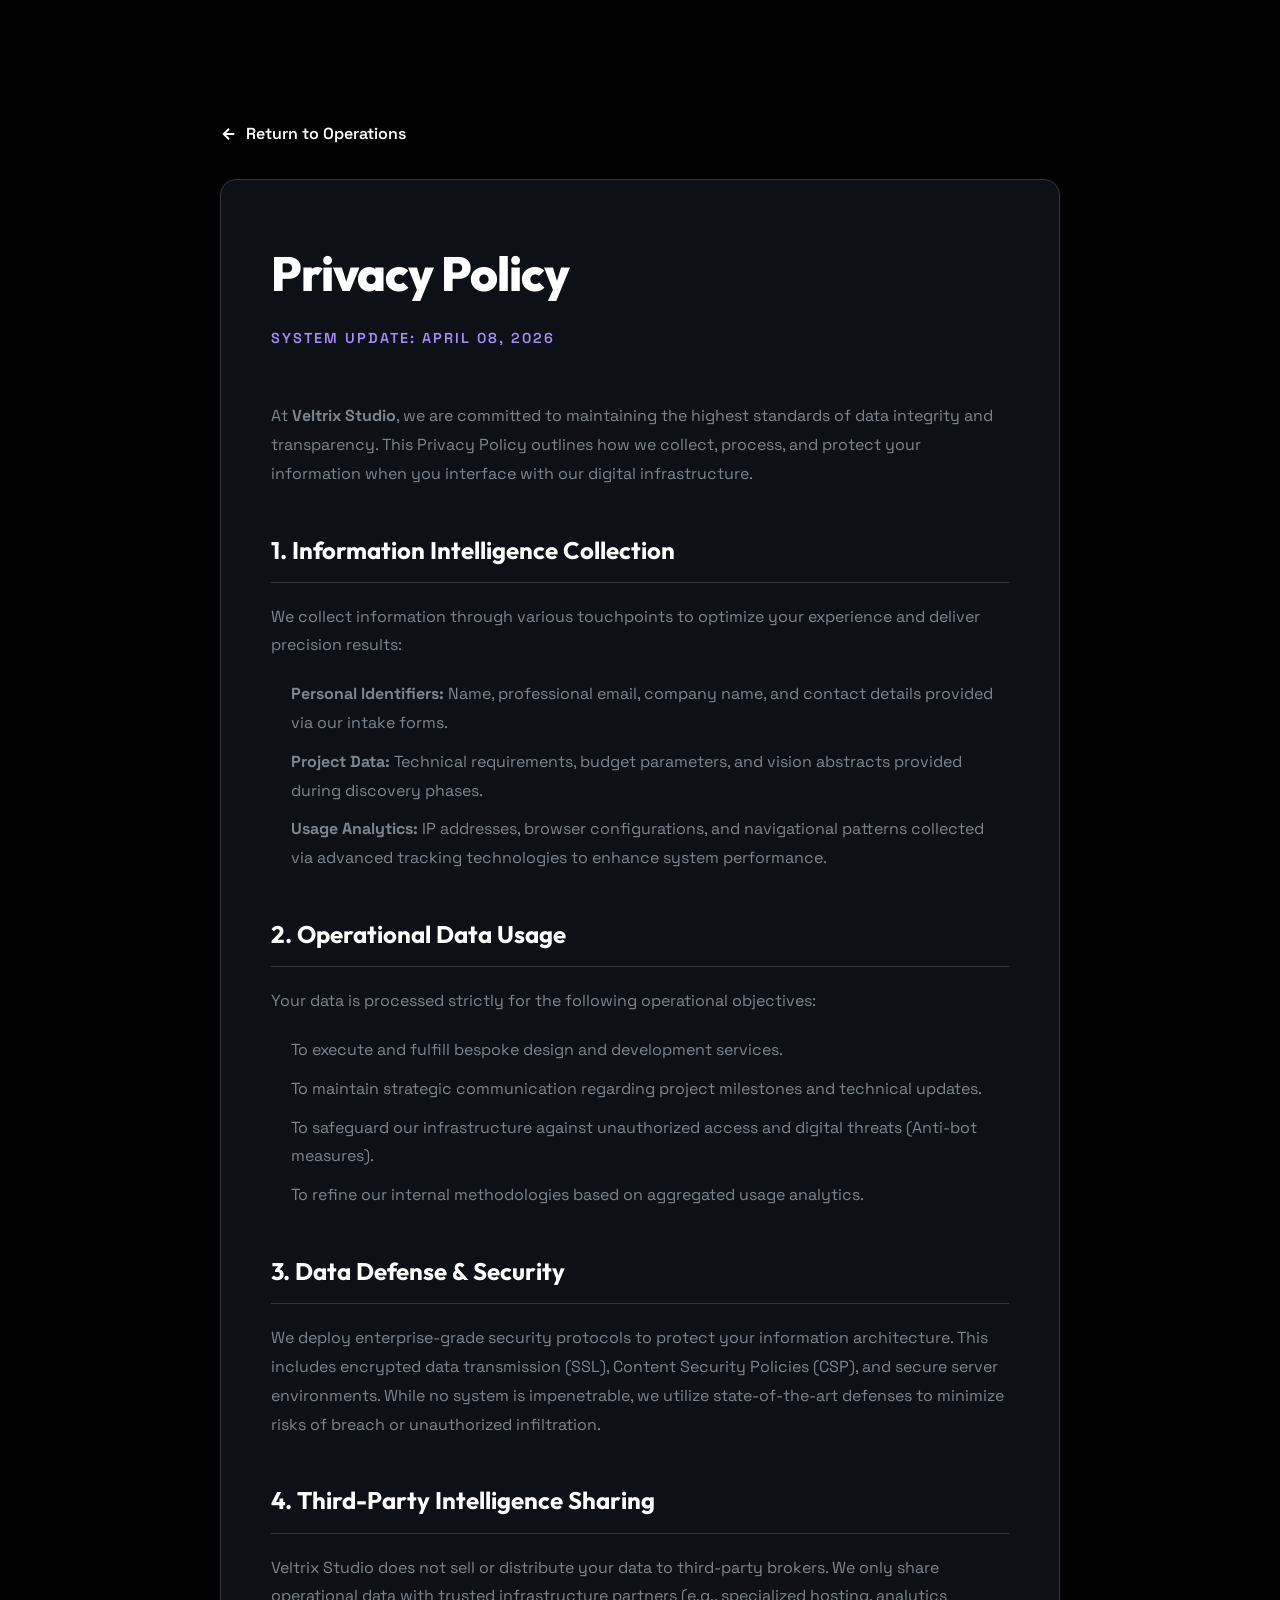
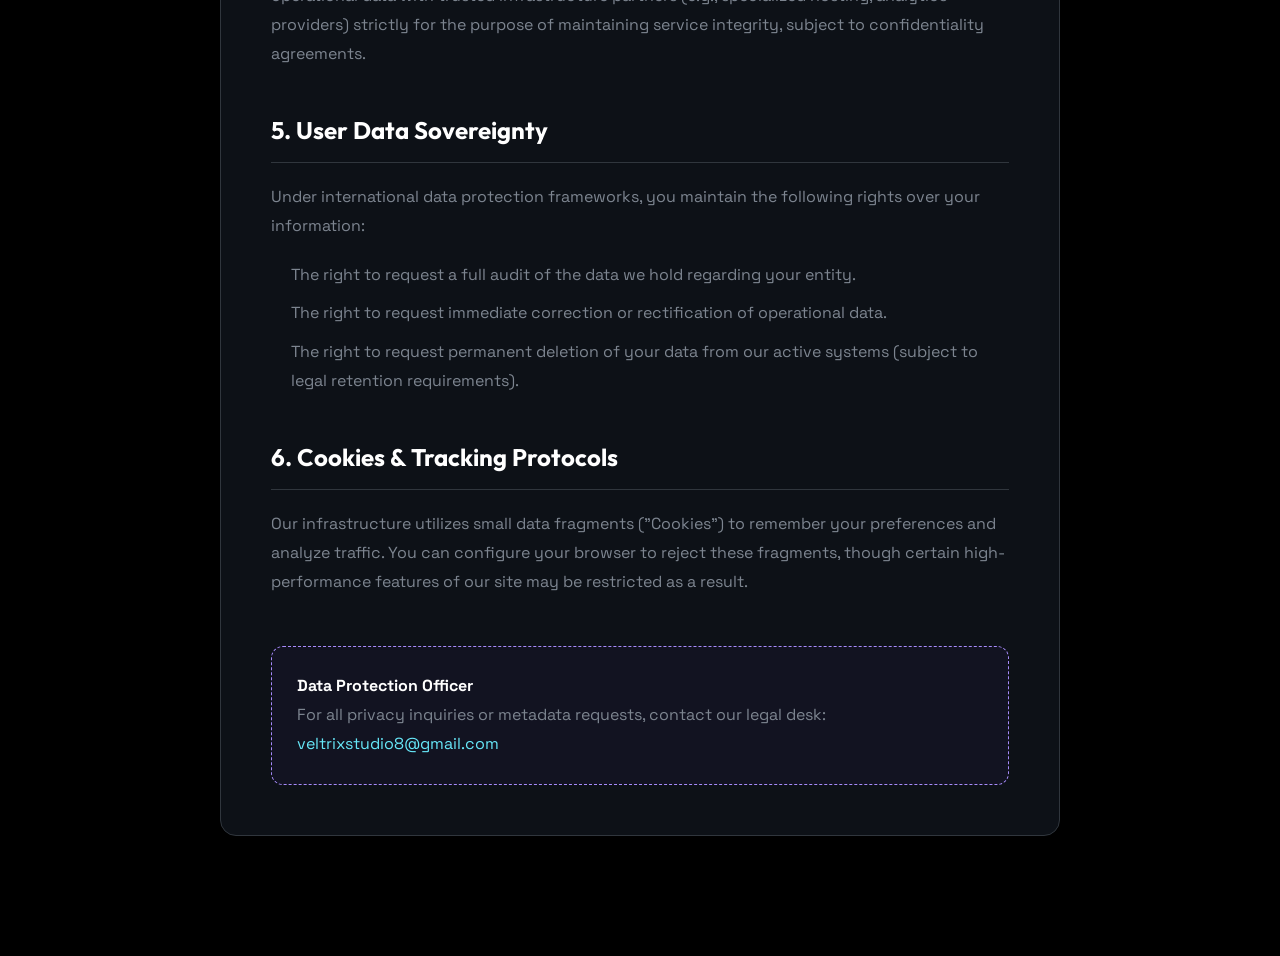
<file: privacy-policy.html>
<!DOCTYPE html>
<html lang="en">
<head>
  <meta charset="UTF-8" />
  <meta name="viewport" content="width=device-width, initial-scale=1.0" />
  <title>Privacy Policy | Veltrix Studio</title>
  <link rel="preconnect" href="https://fonts.googleapis.com" />
  <link rel="preconnect" href="https://fonts.gstatic.com" crossorigin />
  <link href="https://fonts.googleapis.com/css2?family=Outfit:wght@300;400;600;700&family=Space+Grotesk:wght@300;400;500;600&display=swap" rel="stylesheet" />
  <link rel="stylesheet" href="style.css" />
  <style>
    .legal-body { background: #000; color: #7d8590; font-family: 'Space Grotesk', sans-serif; line-height: 1.8; }
    .legal-container { max-width: 900px; margin: 0 auto; padding: 120px 30px; }
    .legal-card { background: #0d1117; border: 1px solid #30363d; border-radius: 16px; padding: 50px; box-shadow: 0 10px 40px rgba(0,0,0,0.5); }
    h1 { color: #fff; font-family: 'Outfit', sans-serif; font-size: 3rem; margin-bottom: 10px; font-weight: 800; letter-spacing: -1px; }
    h2 { color: #fff; font-family: 'Outfit', sans-serif; font-size: 1.5rem; margin-top: 40px; margin-bottom: 20px; font-weight: 700; border-bottom: 1px solid #30363d; padding-bottom: 10px; }
    p { margin-bottom: 20px; }
    .last-updated { color: var(--violet-light); font-weight: 600; margin-bottom: 50px; font-size: 0.9rem; text-transform: uppercase; letter-spacing: 2px; }
    .back-btn { display: inline-flex; align-items: center; gap: 8px; color: #fff; text-decoration: none; font-weight: 600; margin-bottom: 30px; transition: 0.3s; }
    .back-btn:hover { color: var(--cyan-light); transform: translateX(-5px); }
    ul { margin-bottom: 20px; padding-left: 20px; }
    li { margin-bottom: 10px; }
    .contact-block { background: rgba(124, 58, 237, 0.05); border: 1px dashed var(--violet-light); padding: 25px; border-radius: 12px; margin-top: 50px; }
    .contact-block strong { color: #fff; }
  </style>
</head>
<body class="legal-body">
  <div class="legal-container">
    <a href="index.html" class="back-btn">
      <svg viewBox="0 0 24 24" width="18" height="18" fill="none" stroke="currentColor" stroke-width="2.5"><path d="M19 12H5M12 19l-7-7 7-7"/></svg>
      Return to Operations
    </a>
    
    <div class="legal-card">
      <h1>Privacy Policy</h1>
      <div class="last-updated">System Update: April 08, 2026</div>

      <p>At <strong>Veltrix Studio</strong>, we are committed to maintaining the highest standards of data integrity and transparency. This Privacy Policy outlines how we collect, process, and protect your information when you interface with our digital infrastructure.</p>

      <h2>1. Information Intelligence Collection</h2>
      <p>We collect information through various touchpoints to optimize your experience and deliver precision results:</p>
      <ul>
        <li><strong>Personal Identifiers:</strong> Name, professional email, company name, and contact details provided via our intake forms.</li>
        <li><strong>Project Data:</strong> Technical requirements, budget parameters, and vision abstracts provided during discovery phases.</li>
        <li><strong>Usage Analytics:</strong> IP addresses, browser configurations, and navigational patterns collected via advanced tracking technologies to enhance system performance.</li>
      </ul>

      <h2>2. Operational Data Usage</h2>
      <p>Your data is processed strictly for the following operational objectives:</p>
      <ul>
        <li>To execute and fulfill bespoke design and development services.</li>
        <li>To maintain strategic communication regarding project milestones and technical updates.</li>
        <li>To safeguard our infrastructure against unauthorized access and digital threats (Anti-bot measures).</li>
        <li>To refine our internal methodologies based on aggregated usage analytics.</li>
      </ul>

      <h2>3. Data Defense & Security</h2>
      <p>We deploy enterprise-grade security protocols to protect your information architecture. This includes encrypted data transmission (SSL), Content Security Policies (CSP), and secure server environments. While no system is impenetrable, we utilize state-of-the-art defenses to minimize risks of breach or unauthorized infiltration.</p>

      <h2>4. Third-Party Intelligence Sharing</h2>
      <p>Veltrix Studio does not sell or distribute your data to third-party brokers. We only share operational data with trusted infrastructure partners (e.g., specialized hosting, analytics providers) strictly for the purpose of maintaining service integrity, subject to confidentiality agreements.</p>

      <h2>5. User Data Sovereignty</h2>
      <p>Under international data protection frameworks, you maintain the following rights over your information:</p>
      <ul>
        <li>The right to request a full audit of the data we hold regarding your entity.</li>
        <li>The right to request immediate correction or rectification of operational data.</li>
        <li>The right to request permanent deletion of your data from our active systems (subject to legal retention requirements).</li>
      </ul>

      <h2>6. Cookies & Tracking Protocols</h2>
      <p>Our infrastructure utilizes small data fragments ("Cookies") to remember your preferences and analyze traffic. You can configure your browser to reject these fragments, though certain high-performance features of our site may be restricted as a result.</p>

      <div class="contact-block">
        <strong>Data Protection Officer</strong><br/>
        For all privacy inquiries or metadata requests, contact our legal desk:<br/>
        <a href="mailto:veltrixstudio8@gmail.com" style="color:var(--cyan-light); text-decoration:none;">veltrixstudio8@gmail.com</a>
      </div>
    </div>
  </div>
</body>
</html>
</file>
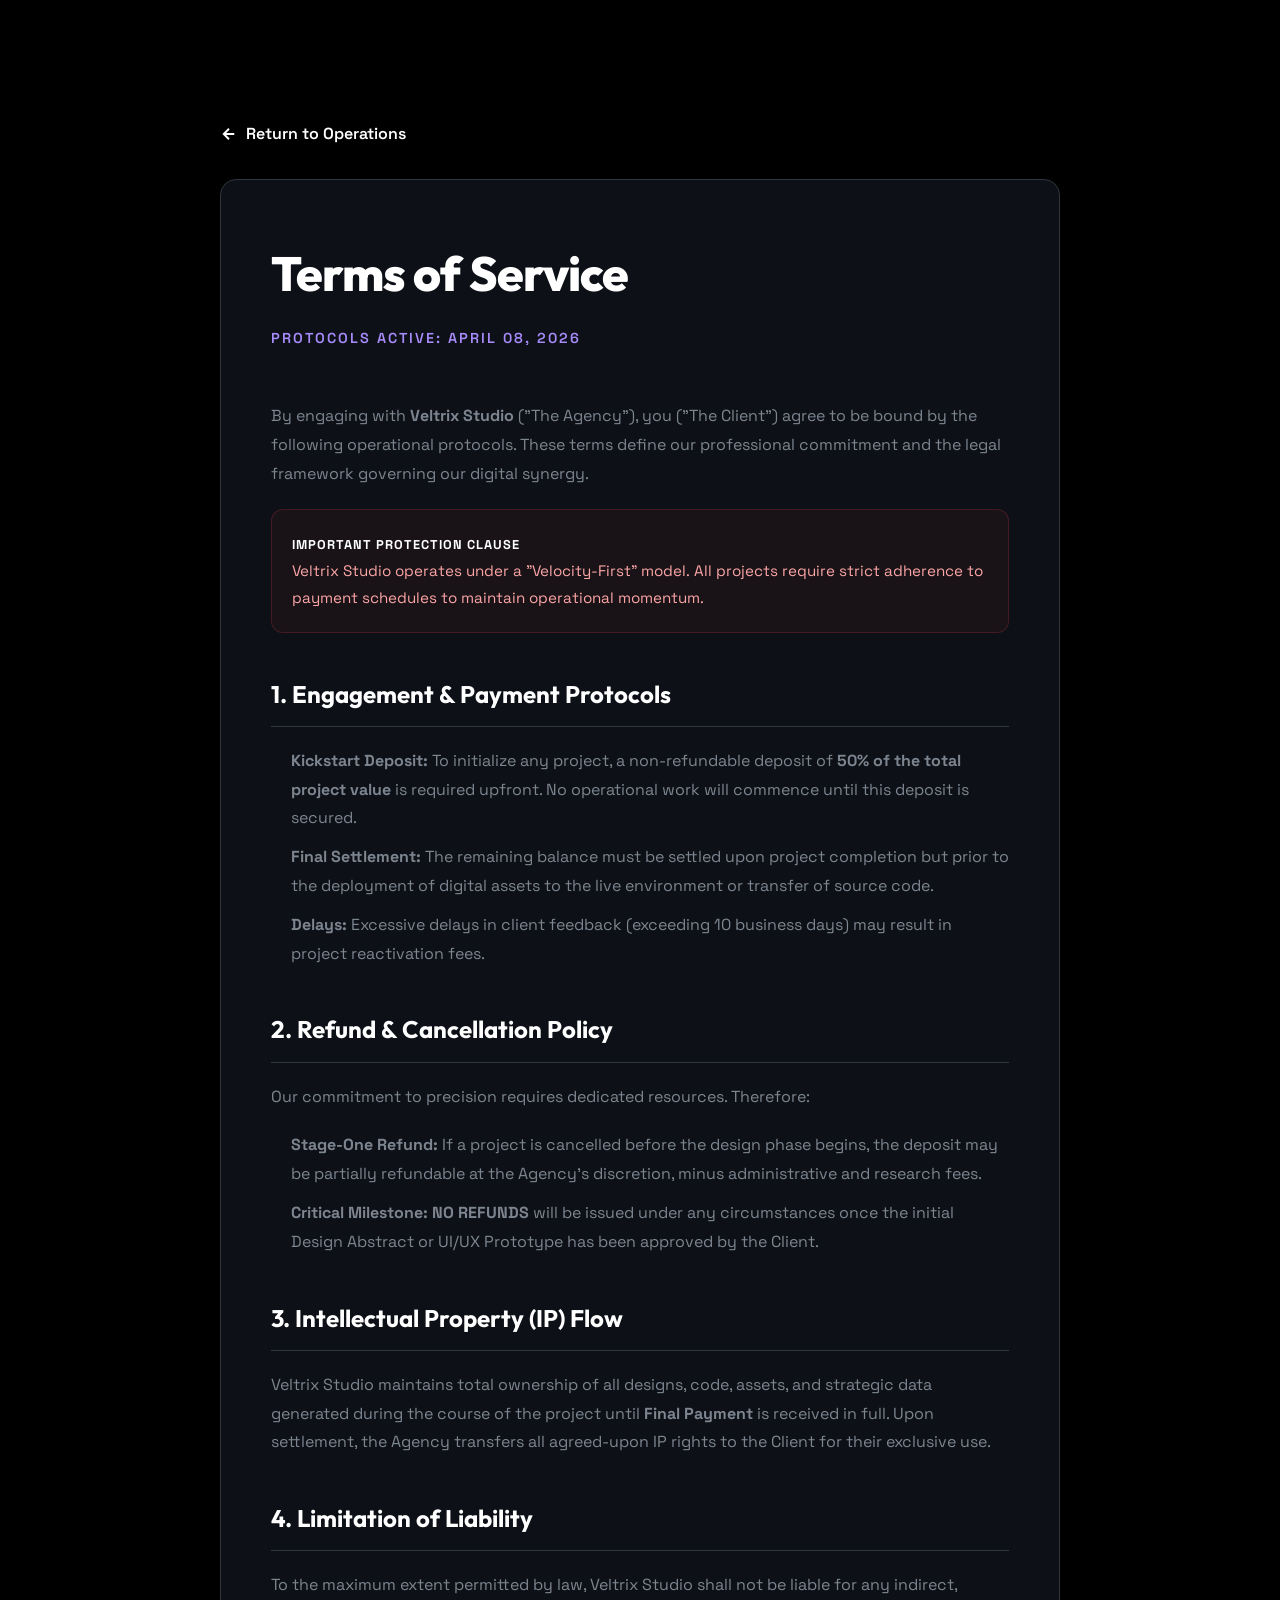
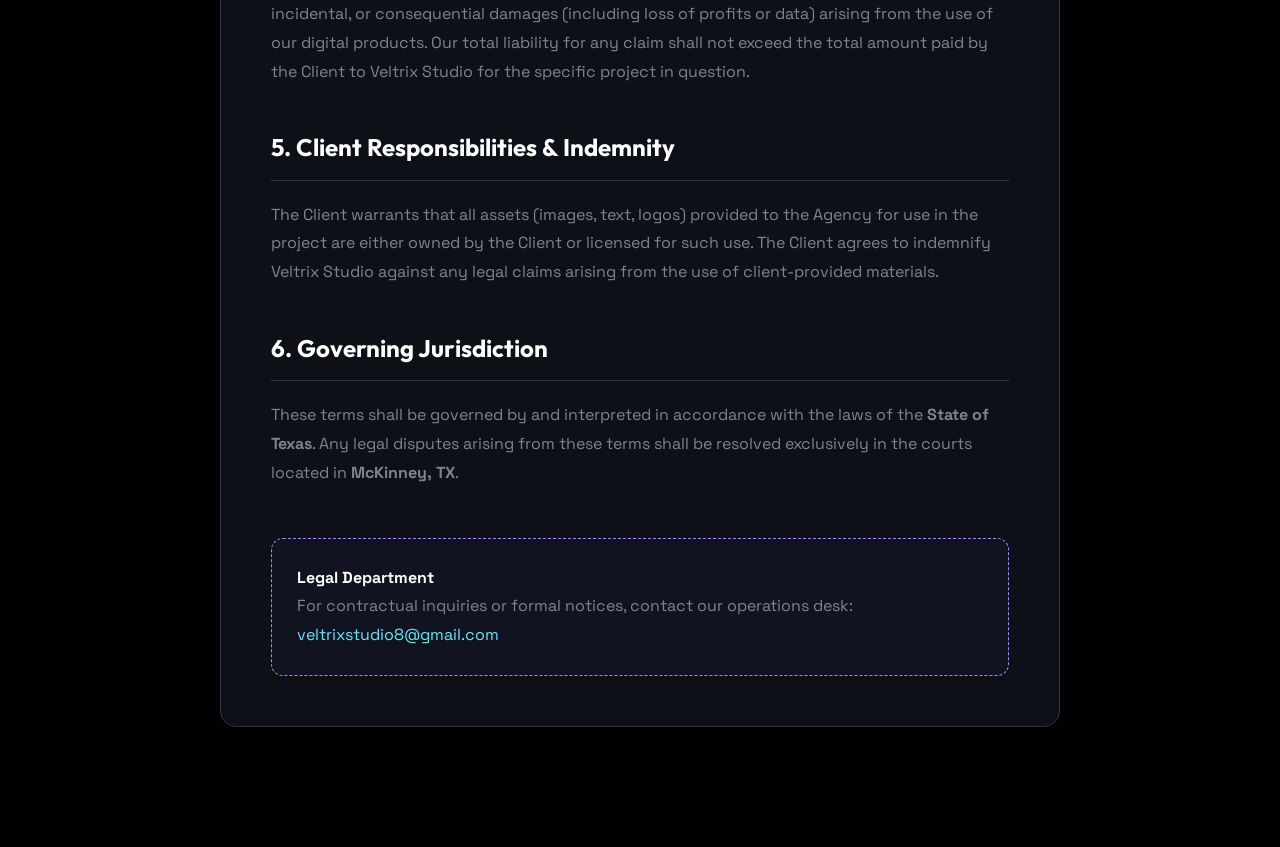
<file: terms-of-service.html>
<!DOCTYPE html>
<html lang="en">
<head>
  <meta charset="UTF-8" />
  <meta name="viewport" content="width=device-width, initial-scale=1.0" />
  <title>Terms of Service | Veltrix Studio</title>
  <link rel="preconnect" href="https://fonts.googleapis.com" />
  <link rel="preconnect" href="https://fonts.gstatic.com" crossorigin />
  <link href="https://fonts.googleapis.com/css2?family=Outfit:wght@300;400;600;700&family=Space+Grotesk:wght@300;400;500;600&display=swap" rel="stylesheet" />
  <link rel="stylesheet" href="style.css" />
  <style>
    .legal-body { background: #000; color: #7d8590; font-family: 'Space Grotesk', sans-serif; line-height: 1.8; }
    .legal-container { max-width: 900px; margin: 0 auto; padding: 120px 30px; }
    .legal-card { background: #0d1117; border: 1px solid #30363d; border-radius: 16px; padding: 50px; box-shadow: 0 10px 40px rgba(0,0,0,0.5); }
    h1 { color: #fff; font-family: 'Outfit', sans-serif; font-size: 3rem; margin-bottom: 10px; font-weight: 800; letter-spacing: -1px; }
    h2 { color: #fff; font-family: 'Outfit', sans-serif; font-size: 1.5rem; margin-top: 40px; margin-bottom: 20px; font-weight: 700; border-bottom: 1px solid #30363d; padding-bottom: 10px; }
    p { margin-bottom: 20px; }
    .last-updated { color: var(--violet-light); font-weight: 600; margin-bottom: 50px; font-size: 0.9rem; text-transform: uppercase; letter-spacing: 2px; }
    .back-btn { display: inline-flex; align-items: center; gap: 8px; color: #fff; text-decoration: none; font-weight: 600; margin-bottom: 30px; transition: 0.3s; }
    .back-btn:hover { color: var(--cyan-light); transform: translateX(-5px); }
    .alert-box { background: rgba(239, 68, 68, 0.05); border: 1px solid rgba(239, 68, 68, 0.2); padding: 20px; border-radius: 12px; margin-bottom: 30px; color: #fca5a5; font-size: 0.95rem; }
    .alert-box strong { color: #fff; text-transform: uppercase; font-size: 0.8rem; letter-spacing: 1px; }
    ul { margin-bottom: 20px; padding-left: 20px; }
    li { margin-bottom: 10px; }
    .contact-block { background: rgba(124, 58, 237, 0.05); border: 1px dashed var(--violet-light); padding: 25px; border-radius: 12px; margin-top: 50px; }
    .contact-block strong { color: #fff; }
  </style>
</head>
<body class="legal-body">
  <div class="legal-container">
    <a href="index.html" class="back-btn">
      <svg viewBox="0 0 24 24" width="18" height="18" fill="none" stroke="currentColor" stroke-width="2.5"><path d="M19 12H5M12 19l-7-7 7-7"/></svg>
      Return to Operations
    </a>
    
    <div class="legal-card">
      <h1>Terms of Service</h1>
      <div class="last-updated">Protocols Active: April 08, 2026</div>

      <p>By engaging with <strong>Veltrix Studio</strong> ("The Agency"), you ("The Client") agree to be bound by the following operational protocols. These terms define our professional commitment and the legal framework governing our digital synergy.</p>

      <div class="alert-box">
        <strong>Important Protection Clause</strong><br/>
        Veltrix Studio operates under a "Velocity-First" model. All projects require strict adherence to payment schedules to maintain operational momentum.
      </div>

      <h2>1. Engagement & Payment Protocols</h2>
      <ul>
        <li><strong>Kickstart Deposit:</strong> To initialize any project, a non-refundable deposit of <strong>50% of the total project value</strong> is required upfront. No operational work will commence until this deposit is secured.</li>
        <li><strong>Final Settlement:</strong> The remaining balance must be settled upon project completion but prior to the deployment of digital assets to the live environment or transfer of source code.</li>
        <li><strong>Delays:</strong> Excessive delays in client feedback (exceeding 10 business days) may result in project reactivation fees.</li>
      </ul>

      <h2>2. Refund & Cancellation Policy</h2>
      <p>Our commitment to precision requires dedicated resources. Therefore:</p>
      <ul>
        <li><strong>Stage-One Refund:</strong> If a project is cancelled before the design phase begins, the deposit may be partially refundable at the Agency's discretion, minus administrative and research fees.</li>
        <li><strong>Critical Milestone:</strong> <strong>NO REFUNDS</strong> will be issued under any circumstances once the initial Design Abstract or UI/UX Prototype has been approved by the Client.</li>
      </ul>

      <h2>3. Intellectual Property (IP) Flow</h2>
      <p>Veltrix Studio maintains total ownership of all designs, code, assets, and strategic data generated during the course of the project until <strong>Final Payment</strong> is received in full. Upon settlement, the Agency transfers all agreed-upon IP rights to the Client for their exclusive use.</p>

      <h2>4. Limitation of Liability</h2>
      <p>To the maximum extent permitted by law, Veltrix Studio shall not be liable for any indirect, incidental, or consequential damages (including loss of profits or data) arising from the use of our digital products. Our total liability for any claim shall not exceed the total amount paid by the Client to Veltrix Studio for the specific project in question.</p>

      <h2>5. Client Responsibilities & Indemnity</h2>
      <p>The Client warrants that all assets (images, text, logos) provided to the Agency for use in the project are either owned by the Client or licensed for such use. The Client agrees to indemnify Veltrix Studio against any legal claims arising from the use of client-provided materials.</p>

      <h2>6. Governing Jurisdiction</h2>
      <p>These terms shall be governed by and interpreted in accordance with the laws of the <strong>State of Texas</strong>. Any legal disputes arising from these terms shall be resolved exclusively in the courts located in <strong>McKinney, TX</strong>.</p>

      <div class="contact-block">
        <strong>Legal Department</strong><br/>
        For contractual inquiries or formal notices, contact our operations desk:<br/>
        <a href="mailto:veltrixstudio8@gmail.com" style="color:var(--cyan-light); text-decoration:none;">veltrixstudio8@gmail.com</a>
      </div>
    </div>
  </div>
</body>
</html>
</file>
<file: style.css>
/* ===================================================
   ELEVATE WEB SOLUTIONS — Premium Stylesheet
   =================================================== */

/* --------- DESIGN TOKENS --------- */
:root {
  --bg-primary: #050816;
  --bg-secondary: #0b0f23;
  --bg-card: rgba(255,255,255,0.04);
  --bg-card-hover: rgba(255,255,255,0.08);
  --border: rgba(255,255,255,0.08);
  --border-hover: rgba(124,58,237,0.4);

  --violet: #7c3aed;
  --violet-light: #a78bfa;
  --cyan: #06b6d4;
  --cyan-light: #67e8f9;
  --amber: #f59e0b;
  --pink: #ec4899;
  --green: #10b981;

  --gradient-primary: linear-gradient(135deg, #7c3aed 0%, #06b6d4 100%);
  --gradient-glow: radial-gradient(circle, rgba(124,58,237,0.3) 0%, transparent 70%);

  --text-primary: #f1f5f9;
  --text-secondary: #94a3b8;
  --text-muted: #64748b;

  --nav-h: 80px;
  --radius-sm: 8px;
  --radius-md: 16px;
  --radius-lg: 24px;
  --radius-xl: 32px;

  --shadow-card: 0 4px 16px rgba(0,0,0,0.3);
  --shadow-glow: 0 0 30px rgba(124,58,237,0.15);
  --transition: 0.3s cubic-bezier(0.4,0,0.2,1);
}

/* --------- RESET --------- */
*, *::before, *::after { box-sizing: border-box; margin: 0; padding: 0; }
html { scroll-behavior: smooth; font-size: 16px; }
body {
  font-family: 'Outfit', sans-serif;
  background: var(--bg-primary);
  color: var(--text-primary);
  overflow-x: hidden;
}
a { text-decoration: none; color: inherit; }
img, svg { display: block; }
ul { list-style: none; }
input, select, textarea, button { font-family: inherit; font-size: inherit; }

/* --------- CANVAS BG --------- */
#bg-canvas {
  position: fixed;
  top: 0; left: 0;
  width: 100%; height: 100%;
  z-index: 0;
  pointer-events: none;
}

/* Custom cursor removed for better mobile experience */

/* --------- LOADER --------- */
.loader {
  position: fixed;
  inset: 0;
  background: var(--bg-primary);
  z-index: 9998;
  display: flex;
  align-items: center;
  justify-content: center;
  transition: opacity 0.6s ease, visibility 0.6s;
}
.loader.hidden { opacity: 0; visibility: hidden; pointer-events: none; }
.loader-inner { text-align: center; display: flex; flex-direction: column; align-items: center; gap: 1.5rem; }
.loader-logo-svg { width: 100px; height: 100px; }
.loader-hex {
  animation: hex-draw 1.5s ease forwards;
}
@keyframes hex-draw {
  to { stroke-dashoffset: 0; }
}
.loader-bar {
  width: 200px; height: 3px;
  background: var(--border);
  border-radius: 9999px;
  overflow: hidden;
}
.loader-bar-fill {
  height: 100%;
  background: var(--gradient-primary);
  border-radius: 9999px;
  width: 0%;
  animation: bar-fill 2s ease forwards;
}
@keyframes bar-fill { to { width: 100%; } }
.loader-text {
  color: var(--text-muted);
  font-size: 0.9rem;
  letter-spacing: 0.1em;
  animation: pulse-text 1.5s ease-in-out infinite;
}
@keyframes pulse-text { 0%,100%{opacity:0.5} 50%{opacity:1} }

/* --------- SCROLLBAR --------- */
::-webkit-scrollbar { width: 5px; }
::-webkit-scrollbar-track { background: var(--bg-primary); }
::-webkit-scrollbar-thumb { background: var(--violet); border-radius: 9999px; }

/* --------- NAV --------- */
.nav {
  position: fixed;
  top: 0; left: 0; right: 0;
  height: var(--nav-h);
  z-index: 1000;
  transition: background var(--transition), box-shadow var(--transition), backdrop-filter var(--transition);
}
.nav.scrolled {
  background: rgba(5,8,22,0.98);
  box-shadow: 0 1px 0 var(--border);
}
.nav-container {
  max-width: 1280px;
  margin: 0 auto;
  padding: 0 2rem;
  height: 100%;
  display: flex;
  align-items: center;
  justify-content: space-between;
}
.nav-logo {
  display: flex; align-items: center; gap: 0.6rem;
}
.logo-icon { flex-shrink: 0; }
.logo-text {
  font-size: 1.2rem;
  font-weight: 700;
  color: var(--text-primary);
  letter-spacing: -0.02em;
}
.logo-accent {
  background: var(--gradient-primary);
  -webkit-background-clip: text;
  -webkit-text-fill-color: transparent;
  background-clip: text;
}
.nav-links {
  display: flex; align-items: center; gap: 0.25rem;
}
.nav-link {
  padding: 0.5rem 1rem;
  font-size: 0.9rem;
  font-weight: 500;
  color: var(--text-secondary);
  border-radius: var(--radius-sm);
  transition: color var(--transition), background var(--transition);
}
.nav-link:hover { color: var(--text-primary); background: var(--bg-card); }
.nav-cta {
  margin-left: 0.5rem;
  padding: 0.6rem 1.4rem;
  background: var(--gradient-primary);
  color: #fff;
  font-weight: 600;
  font-size: 0.9rem;
  border-radius: 9999px;
  transition: opacity var(--transition), transform var(--transition), box-shadow var(--transition);
  box-shadow: 0 0 0 0 rgba(124,58,237,0);
}
.nav-cta:hover {
  opacity: 0.9;
  transform: translateY(-1px);
  box-shadow: 0 4px 12px rgba(124,58,237,0.3);
}
.nav-toggle {
  display: none;
  flex-direction: column;
  gap: 5px;
  background: none;
  border: none;
  cursor: pointer;
  padding: 0.5rem;
}
.nav-toggle span {
  width: 24px; height: 2px;
  background: var(--text-primary);
  border-radius: 9999px;
  transition: transform var(--transition), opacity var(--transition);
}
.nav-toggle.active span:nth-child(1) { transform: translateY(7px) rotate(45deg); }
.nav-toggle.active span:nth-child(2) { opacity: 0; }
.nav-toggle.active span:nth-child(3) { transform: translateY(-7px) rotate(-45deg); }

/* --------- CONTAINER --------- */
.container {
  max-width: 1280px;
  margin: 0 auto;
  padding: 0 2rem;
  position: relative;
  z-index: 1;
}

/* --------- SECTION BASE --------- */
.section {
  padding: 8rem 0;
  position: relative;
  will-change: transform, opacity;
}
.section-header {
  text-align: center;
  max-width: 680px;
  margin: 0 auto 5rem;
}
.section-badge {
  display: inline-block;
  padding: 0.375rem 1rem;
  background: rgba(124,58,237,0.12);
  border: 1px solid rgba(124,58,237,0.3);
  color: var(--violet-light);
  font-size: 0.8rem;
  font-weight: 600;
  text-transform: uppercase;
  letter-spacing: 0.1em;
  border-radius: 9999px;
  margin-bottom: 1.25rem;
}
.section-title {
  font-size: clamp(2rem, 4vw, 3rem);
  font-weight: 800;
  line-height: 1.15;
  letter-spacing: -0.03em;
  margin-bottom: 1.25rem;
}
.section-sub {
  font-size: 1.1rem;
  color: var(--text-secondary);
  line-height: 1.7;
}
.gradient-text {
  background: var(--gradient-primary);
  -webkit-background-clip: text;
  -webkit-text-fill-color: transparent;
  background-clip: text;
}

/* --------- BUTTONS --------- */
.btn-primary {
  display: inline-flex;
  align-items: center;
  gap: 0.6rem;
  padding: 0.9rem 2rem;
  background: var(--gradient-primary);
  color: #fff;
  font-weight: 600;
  font-size: 1rem;
  border-radius: 9999px;
  transition: transform var(--transition), box-shadow var(--transition), opacity var(--transition);
  position: relative;
  overflow: hidden;
  z-index: 1;
}
.btn-primary::before {
  content: '';
  position: absolute;
  inset: 0;
  background: linear-gradient(135deg, #06b6d4 0%, #7c3aed 100%);
  opacity: 0;
  transition: opacity var(--transition);
  z-index: -1;
}
.btn-primary:hover { transform: translateY(-2px); box-shadow: 0 6px 20px rgba(124,58,237,0.3); }
.btn-primary:hover::before { opacity: 1; }
.btn-ghost {
  display: inline-flex;
  align-items: center;
  gap: 0.6rem;
  padding: 0.9rem 2rem;
  border: 1px solid var(--border);
  color: var(--text-secondary);
  font-weight: 600;
  font-size: 1rem;
  border-radius: 9999px;
  transition: border-color var(--transition), color var(--transition), background var(--transition);
}
.btn-ghost:hover {
  border-color: var(--violet-light);
  color: var(--text-primary);
  background: rgba(124,58,237,0.08);
}
.btn-primary--light {
  background: #fff;
  color: var(--violet);
}
.btn-primary--light::before {
  background: #f0f0ff;
}
.btn-primary--light:hover { box-shadow: 0 6px 20px rgba(255,255,255,0.15); }

/* --------- HERO --------- */
.hero {
  min-height: 100vh;
  display: flex;
  flex-direction: column;
  align-items: center;
  justify-content: center;
  text-align: center;
  padding: calc(var(--nav-h) + 4rem) 2rem 4rem;
  position: relative;
  overflow: hidden;
}
.hero-bg-orb {
  position: absolute;
  border-radius: 50%;
  pointer-events: none;
  animation: orb-float 8s ease-in-out infinite;
  will-change: transform;
}
.orb-1 {
  width: 600px; height: 600px;
  background: radial-gradient(circle, rgba(124,58,237,0.25) 0%, transparent 70%);
  top: -150px; left: -150px;
  animation-delay: 0s;
}
.orb-2 {
  width: 500px; height: 500px;
  background: radial-gradient(circle, rgba(6,182,212,0.2) 0%, transparent 70%);
  top: 50%; right: -100px;
  animation-delay: -3s;
}
.orb-3 {
  width: 400px; height: 400px;
  background: radial-gradient(circle, rgba(236,72,153,0.15) 0%, transparent 70%);
  bottom: -100px; left: 50%;
  animation-delay: -6s;
}
@keyframes orb-float {
  0%,100% { transform: translateY(0) scale(1); }
  50% { transform: translateY(-30px) scale(1.05); }
}
.hero-container {
  max-width: 900px;
  margin: 0 auto;
  position: relative;
  z-index: 1;
}
.hero-badge {
  display: inline-flex;
  align-items: center;
  gap: 0.5rem;
  padding: 0.4rem 1rem;
  background: rgba(255,255,255,0.1);
  border: 1px solid var(--border);
  border-radius: 9999px;
  font-size: 0.82rem;
  color: var(--text-secondary);
  margin-bottom: 2rem;
}
.badge-dot {
  width: 8px; height: 8px;
  border-radius: 50%;
  background: var(--green);
  animation: badge-pulse 2s ease-in-out infinite;
}
@keyframes badge-pulse {
  0%,100% { box-shadow: 0 0 0 0 rgba(16,185,129,0.5); }
  50% { box-shadow: 0 0 0 6px rgba(16,185,129,0); }
}
.hero-title {
  font-size: clamp(3rem, 7vw, 5.5rem);
  font-weight: 900;
  line-height: 1.05;
  letter-spacing: -0.04em;
  margin-bottom: 1.5rem;
}
.hero-title-gradient {
  background: var(--gradient-primary);
  -webkit-background-clip: text;
  -webkit-text-fill-color: transparent;
  background-clip: text;
}
.hero-subtitle {
  font-size: clamp(1rem, 2vw, 1.2rem);
  color: var(--text-secondary);
  line-height: 1.75;
  max-width: 680px;
  margin: 0 auto 2.5rem;
}
.hero-actions {
  display: flex;
  align-items: center;
  justify-content: center;
  gap: 1rem;
  flex-wrap: wrap;
  margin-bottom: 4rem;
}
.hero-stats {
  display: flex;
  align-items: center;
  justify-content: center;
  gap: 0;
  flex-wrap: wrap;
  padding: 2rem;
  background: rgba(11,15,35,0.6);
  border: 1px solid var(--border);
  border-radius: var(--radius-lg);
}
.hero-stat {
  display: flex;
  flex-direction: column;
  align-items: center;
  padding: 1rem 2.5rem;
}
.stat-num {
  font-size: 2.5rem;
  font-weight: 900;
  font-family: 'Space Grotesk', sans-serif;
  background: var(--gradient-primary);
  -webkit-background-clip: text;
  -webkit-text-fill-color: transparent;
  background-clip: text;
  line-height: 1;
}
.stat-suffix {
  font-size: 1.5rem;
  font-weight: 700;
  background: var(--gradient-primary);
  -webkit-background-clip: text;
  -webkit-text-fill-color: transparent;
  background-clip: text;
  line-height: 1;
}
.stat-label {
  font-size: 0.8rem;
  color: var(--text-muted);
  margin-top: 0.25rem;
  text-transform: uppercase;
  letter-spacing: 0.08em;
}
.hero-stat-divider {
  width: 1px;
  height: 40px;
  background: var(--border);
}
.hero-scroll-hint {
  position: absolute;
  bottom: 2.5rem;
  left: 50%;
  transform: translateX(-50%);
  display: flex;
  flex-direction: column;
  align-items: center;
  gap: 0.5rem;
  font-size: 0.75rem;
  color: var(--text-muted);
  letter-spacing: 0.1em;
  text-transform: uppercase;
  animation: fade-in-up 1s ease 2s both;
}
.scroll-arrow {
  width: 20px; height: 30px;
  border: 1.5px solid var(--border);
  border-radius: 9999px;
  position: relative;
}
.scroll-arrow::after {
  content: '';
  position: absolute;
  width: 4px; height: 8px;
  background: var(--violet-light);
  border-radius: 9999px;
  top: 6px; left: 50%;
  transform: translateX(-50%);
  animation: scroll-bounce 1.5s ease-in-out infinite;
}
@keyframes scroll-bounce {
  0%,100% { transform: translateX(-50%) translateY(0); opacity: 1; }
  100% { transform: translateX(-50%) translateY(10px); opacity: 0; }
}

/* --------- MARQUEE --------- */
.marquee-section {
  padding: 3rem 0;
  border-top: 1px solid var(--border);
  border-bottom: 1px solid var(--border);
  position: relative;
  z-index: 1;
  overflow: hidden;
}
.marquee-label {
  text-align: center;
  font-size: 0.75rem;
  color: var(--text-muted);
  text-transform: uppercase;
  letter-spacing: 0.15em;
  margin-bottom: 1.5rem;
}
.marquee-track-wrap {
  overflow: hidden;
  mask-image: linear-gradient(to right, transparent, black 10%, black 90%, transparent);
  -webkit-mask-image: linear-gradient(to right, transparent, black 10%, black 90%, transparent);
}
.marquee-track {
  display: flex;
  gap: 0;
  width: max-content;
  animation: marquee-scroll 30s linear infinite;
}
.marquee-track span {
  padding: 0 2.5rem;
  font-size: 0.9rem;
  font-weight: 600;
  color: var(--text-muted);
  white-space: nowrap;
  position: relative;
}
.marquee-track span::after {
  content: '·';
  position: absolute;
  right: 0;
  color: var(--violet);
  transform: translateX(50%);
}
@keyframes marquee-scroll { to { transform: translateX(-50%); } }

/* --------- SERVICES --------- */
.services-grid {
  display: grid;
  grid-template-columns: repeat(3, 1fr);
  gap: 1.5rem;
}
.service-card {
  padding: 2rem;
  background: var(--bg-card);
  border: 1px solid var(--border);
  border-radius: var(--radius-lg);
  position: relative;
  overflow: hidden;
  transition: border-color var(--transition), transform var(--transition), box-shadow var(--transition);
  cursor: default;
}
.service-card:hover {
  border-color: var(--border-hover);
  transform: translateY(-4px);
  box-shadow: var(--shadow-card);
}
.service-card--featured {
  grid-column: span 2;
  background: linear-gradient(135deg, rgba(124,58,237,0.08) 0%, rgba(6,182,212,0.06) 100%);
  border-color: rgba(124,58,237,0.25);
}
.service-card-glow {
  position: absolute;
  width: 200px; height: 200px;
  border-radius: 50%;
  background: radial-gradient(circle, rgba(124,58,237,0.2) 0%, transparent 70%);
  top: -60px; right: -60px;
  pointer-events: none;
  transition: opacity var(--transition);
  opacity: 0;
}
.service-card:hover .service-card-glow { opacity: 1; }
.service-icon-wrap {
  width: 52px; height: 52px;
  display: flex; align-items: center; justify-content: center;
  background: rgba(124,58,237,0.12);
  border: 1px solid rgba(124,58,237,0.2);
  border-radius: var(--radius-md);
  margin-bottom: 1.25rem;
  color: var(--violet-light);
  transition: background var(--transition), border-color var(--transition);
}
.service-card:hover .service-icon-wrap {
  background: rgba(124,58,237,0.2);
  border-color: rgba(124,58,237,0.4);
}
.service-card h3 {
  font-size: 1.15rem;
  font-weight: 700;
  margin-bottom: 0.75rem;
  letter-spacing: -0.02em;
}
.service-card p {
  font-size: 0.9rem;
  color: var(--text-secondary);
  line-height: 1.7;
  margin-bottom: 1.25rem;
}
.service-tags {
  display: flex;
  flex-wrap: wrap;
  gap: 0.5rem;
}
.service-tags span {
  padding: 0.25rem 0.75rem;
  background: rgba(255,255,255,0.05);
  border: 1px solid var(--border);
  border-radius: 9999px;
  font-size: 0.75rem;
  color: var(--text-muted);
}

/* --------- WORK --------- */
.work-grid {
  display: grid;
  grid-template-columns: repeat(2, 1fr);
  gap: 1.5rem;
}
.work-card {
  border-radius: var(--radius-lg);
  overflow: hidden;
  position: relative;
  cursor: pointer;
  background: var(--bg-card);
  border: 1px solid var(--border);
  transition: transform var(--transition), box-shadow var(--transition), border-color var(--transition);
}
.work-card:hover { transform: translateY(-6px); box-shadow: var(--shadow-glow); border-color: rgba(124,58,237,0.35); }
.work-card--large { grid-column: span 2; }

/* Image-based portfolio cards */
.work-card-img-wrap {
  position: relative;
  overflow: hidden;
  aspect-ratio: 16/9;
  background: var(--bg-secondary);
}
.work-card--large .work-card-img-wrap { aspect-ratio: 21/9; }
.work-card-img {
  width: 100%;
  height: 100%;
  object-fit: cover;
  object-position: top;
  display: block;
  transition: transform 0.5s cubic-bezier(0.4,0,0.2,1);
}
.work-card:hover .work-card-img { transform: scale(1.04); }
.work-card-overlay {
  position: absolute;
  inset: 0;
  background: linear-gradient(to bottom, transparent 40%, rgba(5,8,22,0.85) 100%);
  display: flex;
  align-items: flex-end;
  justify-content: flex-end;
  padding: 1.25rem;
  opacity: 0;
  transition: opacity var(--transition);
  gap: 0.5rem;
}
.work-card:hover .work-card-overlay { opacity: 1; }
.work-overlay-label {
  display: inline-flex;
  align-items: center;
  gap: 0.4rem;
  padding: 0.45rem 1rem;
  background: rgba(124,58,237,0.8);
  border: 1px solid rgba(255,255,255,0.2);
  border-radius: 9999px;
  font-size: 0.8rem;
  font-weight: 600;
  color: #fff;
}
.work-card-overlay svg { color: rgba(255,255,255,0.7); }

.work-card-info {
  padding: 1.25rem 1.5rem;
  border-top: 1px solid var(--border);
  display: flex;
  align-items: center;
  gap: 1rem;
  flex-wrap: wrap;
}
.work-tag {
  padding: 0.25rem 0.75rem;
  background: rgba(124,58,237,0.15);
  border: 1px solid rgba(124,58,237,0.25);
  color: var(--violet-light);
  font-size: 0.75rem;
  font-weight: 600;
  border-radius: 9999px;
  white-space: nowrap;
}
.work-card-info h3 {
  font-size: 1rem;
  font-weight: 700;
  flex: 1;
}
.work-card-info p {
  font-size: 0.85rem;
  color: var(--green);
  font-weight: 600;
}

/* --------- FAQ --------- */
.faq { background: var(--bg-secondary); }
.faq-grid {
  max-width: 820px;
  margin: 0 auto;
  display: flex;
  flex-direction: column;
  gap: 0.75rem;
}
.faq-item {
  background: var(--bg-card);
  border: 1px solid var(--border);
  border-radius: var(--radius-md);
  overflow: hidden;
  transition: border-color var(--transition), box-shadow var(--transition);
}
.faq-item:hover { border-color: rgba(124,58,237,0.3); }
.faq-item.open {
  border-color: rgba(124,58,237,0.4);
  box-shadow: 0 4px 24px rgba(124,58,237,0.08);
}
.faq-question {
  width: 100%;
  display: flex;
  align-items: center;
  justify-content: space-between;
  gap: 1rem;
  padding: 1.25rem 1.5rem;
  background: none;
  border: none;
  color: var(--text-primary);
  font-size: 1rem;
  font-weight: 600;
  text-align: left;
  cursor: pointer;
  transition: color var(--transition);
}
.faq-question:hover { color: var(--violet-light); }
.faq-icon {
  width: 32px; height: 32px;
  flex-shrink: 0;
  display: flex; align-items: center; justify-content: center;
  background: rgba(124,58,237,0.1);
  border-radius: 50%;
  color: var(--violet-light);
  transition: background var(--transition), transform 0.35s cubic-bezier(0.4,0,0.2,1);
}
.faq-item.open .faq-icon {
  background: rgba(124,58,237,0.2);
  transform: rotate(180deg);
}
.faq-answer {
  max-height: 0;
  overflow: hidden;
  transition: max-height 0.4s cubic-bezier(0.4,0,0.2,1), padding 0.3s ease;
  padding: 0 1.5rem;
}
.faq-item.open .faq-answer {
  max-height: 300px;
  padding: 0 1.5rem 1.25rem;
}
.faq-answer p {
  font-size: 0.93rem;
  color: var(--text-secondary);
  line-height: 1.8;
  border-left: 3px solid rgba(124,58,237,0.4);
  padding-left: 1rem;
}
.faq-answer strong { color: var(--text-primary); }

/* Mockup Styles */
.mockup-browser {
  width: 100%;
  max-width: 480px;
  background: rgba(255,255,255,0.06);
  border: 1px solid rgba(255,255,255,0.1);
  border-radius: var(--radius-md);
  overflow: hidden;
}
.mockup-browser--sm { max-width: 340px; }
.mockup-bar {
  height: 32px;
  background: rgba(255,255,255,0.04);
  border-bottom: 1px solid rgba(255,255,255,0.06);
  display: flex;
  align-items: center;
  gap: 6px;
  padding: 0 12px;
}
.mockup-bar span {
  width: 9px; height: 9px;
  border-radius: 50%;
}
.mockup-bar span:nth-child(1){background:#ff5f57}
.mockup-bar span:nth-child(2){background:#ffbd2e}
.mockup-bar span:nth-child(3){background:#28c940}
.mockup-screen { padding: 1rem; }
.mockup-screen--ecom .ms-header {
  height: 40px;
  background: linear-gradient(90deg, rgba(124,58,237,0.3), rgba(6,182,212,0.2));
  border-radius: var(--radius-sm);
  margin-bottom: 1rem;
}
.ms-grid {
  display: grid;
  grid-template-columns: repeat(4, 1fr);
  gap: 0.5rem;
}
.ms-product {
  height: 80px;
  background: rgba(255,255,255,0.06);
  border-radius: var(--radius-sm);
  animation: shimmer 2s ease-in-out infinite;
}
.ms-product:nth-child(2) { animation-delay: 0.2s; }
.ms-product:nth-child(3) { animation-delay: 0.4s; }
.ms-product:nth-child(4) { animation-delay: 0.6s; }
@keyframes shimmer {
  0%,100% { opacity:0.4 }
  50% { opacity:0.8 }
}
.mockup-screen--saas { display: flex; gap: 0.75rem; padding: 0.75rem; }
.ms-sidebar {
  width: 50px;
  background: rgba(124,58,237,0.15);
  border-radius: var(--radius-sm);
  flex-shrink: 0;
}
.ms-content { flex: 1; display: flex; flex-direction: column; gap: 0.5rem; }
.ms-chart {
  height: 80px;
  background: linear-gradient(180deg, rgba(6,182,212,0.3) 0%, transparent 100%);
  border-bottom: 2px solid var(--cyan);
  border-radius: var(--radius-sm) var(--radius-sm) 0 0;
}
.ms-stats-row {
  display: flex; gap: 0.5rem;
}
.ms-stats-row div {
  flex: 1; height: 24px;
  background: rgba(255,255,255,0.06);
  border-radius: 4px;
}
.mockup-brand {
  display: flex; flex-direction: column;
  align-items: center; gap: 1.5rem;
}
.brand-logo-mock {
  padding: 1.5rem;
  background: rgba(255,255,255,0.05);
  border: 1px solid rgba(245,158,11,0.2);
  border-radius: var(--radius-md);
}
.brand-colors {
  display: flex; gap: 0.6rem;
}
.brand-colors div {
  width: 32px; height: 32px;
  border-radius: 50%;
}

/* --------- PROCESS --------- */
.process { background: var(--bg-secondary); }
.process-timeline {
  position: relative;
  display: flex;
  flex-direction: column;
  gap: 0;
}
.process-line {
  position: absolute;
  left: 50%;
  top: 0; bottom: 0;
  width: 2px;
  background: linear-gradient(to bottom, var(--violet), var(--cyan));
  transform: translateX(-50%);
  opacity: 0.3;
}
.process-step {
  display: grid;
  grid-template-columns: 1fr 60px 1fr;
  align-items: center;
  gap: 2rem;
  padding: 2rem 0;
  opacity: 0;
  transform: translateY(30px);
  transition: opacity 0.6s ease, transform 0.6s ease;
}
.process-step.visible { opacity: 1; transform: translateY(0); }
.process-step-num {
  font-size: 5rem;
  font-weight: 900;
  color: rgba(255,255,255,0.04);
  font-family: 'Space Grotesk', sans-serif;
  text-align: right;
  line-height: 1;
}
.process-step:nth-child(even) .process-step-num {
  grid-column: 3;
  grid-row: 1;
  text-align: left;
  order: 3;
}
.process-step-dot {
  width: 60px; height: 60px;
  border-radius: 50%;
  border: 2px solid var(--violet);
  display: flex; align-items: center; justify-content: center;
  position: relative;
  z-index: 2;
  background: var(--bg-secondary);
  flex-shrink: 0;
}
.process-step-inner {
  width: 20px; height: 20px;
  border-radius: 50%;
  background: var(--gradient-primary);
  animation: dot-pulse 2s ease-in-out infinite;
}
@keyframes dot-pulse {
  0%,100% { transform: scale(1); box-shadow: 0 0 0 0 rgba(124,58,237,0.4); }
  50% { transform: scale(1.1); box-shadow: 0 0 0 8px rgba(124,58,237,0); }
}
.process-step-card {
  padding: 2rem;
  background: var(--bg-card);
  border: 1px solid var(--border);
  border-radius: var(--radius-lg);
  transition: border-color var(--transition), box-shadow var(--transition);
}
.process-step-card:hover {
  border-color: rgba(124,58,237,0.3);
  box-shadow: 0 8px 32px rgba(124,58,237,0.1);
}
.process-step-card h3 {
  font-size: 1.15rem;
  font-weight: 700;
  margin-bottom: 0.75rem;
}
.process-step-card p {
  font-size: 0.9rem;
  color: var(--text-secondary);
  line-height: 1.7;
  margin-bottom: 1rem;
}
.process-list { display: flex; flex-direction: column; gap: 0.25rem; }
.process-list li {
  font-size: 0.82rem;
  color: var(--text-muted);
  padding-left: 1rem;
  position: relative;
}
.process-list li::before {
  content: '→';
  position: absolute;
  left: 0;
  color: var(--violet-light);
}
.process-step:nth-child(even) .process-step-card { order: -1; }
.process-step:nth-child(even) .process-step-num { order: 1; }

/* --------- PRICING --------- */
.pricing-toggle {
  display: flex;
  align-items: center;
  justify-content: center;
  gap: 1rem;
  margin-bottom: 3.5rem;
}
.toggle-opt {
  font-size: 0.95rem;
  font-weight: 600;
  color: var(--text-muted);
  transition: color var(--transition);
  display: flex;
  align-items: center;
  gap: 0.5rem;
}
.toggle-opt.active { color: var(--text-primary); }
.toggle-switch {
  width: 52px; height: 28px;
  background: var(--border);
  border-radius: 9999px;
  cursor: pointer;
  position: relative;
  transition: background var(--transition);
  border: 1px solid var(--border);
}
.toggle-switch.active { background: var(--gradient-primary); }
.toggle-thumb {
  width: 20px; height: 20px;
  border-radius: 50%;
  background: #fff;
  position: absolute;
  top: 3px; left: 3px;
  transition: transform var(--transition);
  box-shadow: 0 2px 8px rgba(0,0,0,0.3);
}
.toggle-switch.active .toggle-thumb { transform: translateX(24px); }
.save-badge {
  padding: 0.15rem 0.5rem;
  background: rgba(16,185,129,0.15);
  border: 1px solid rgba(16,185,129,0.3);
  color: var(--green);
  font-size: 0.7rem;
  border-radius: 9999px;
}
.pricing-grid {
  display: grid;
  grid-template-columns: repeat(3, 1fr);
  gap: 1.5rem;
  align-items: stretch;
}
.pricing-card {
  padding: 2.5rem;
  background: var(--bg-card);
  border: 1px solid var(--border);
  border-radius: var(--radius-xl);
  display: flex;
  flex-direction: column;
  gap: 0;
  position: relative;
  transition: transform var(--transition), box-shadow var(--transition), border-color var(--transition);
}
.pricing-card:hover { transform: translateY(-4px); }
.pricing-card--featured {
  background: linear-gradient(135deg, rgba(124,58,237,0.1) 0%, rgba(6,182,212,0.06) 100%);
  border-color: rgba(124,58,237,0.4);
  box-shadow: 0 0 60px rgba(124,58,237,0.12);
  transform: scale(1.03);
}
.pricing-card--featured:hover { transform: scale(1.03) translateY(-4px); }
.pricing-popular {
  position: absolute;
  top: -14px;
  left: 50%;
  transform: translateX(-50%);
  padding: 0.3rem 1.2rem;
  background: var(--gradient-primary);
  color: #fff;
  font-size: 0.75rem;
  font-weight: 700;
  border-radius: 9999px;
  white-space: nowrap;
  letter-spacing: 0.05em;
}
.pricing-tier {
  font-size: 0.82rem;
  font-weight: 700;
  text-transform: uppercase;
  letter-spacing: 0.1em;
  color: var(--violet-light);
  margin-bottom: 1rem;
}
.pricing-price {
  display: flex;
  align-items: flex-start;
  margin-bottom: 0.75rem;
  line-height: 1;
}
.price-currency {
  font-size: 1.5rem;
  font-weight: 700;
  color: var(--text-secondary);
  margin-top: 0.5rem;
}
.price-amount {
  font-size: 3.5rem;
  font-weight: 900;
  font-family: 'Space Grotesk', sans-serif;
  letter-spacing: -0.03em;
  background: var(--gradient-primary);
  -webkit-background-clip: text;
  -webkit-text-fill-color: transparent;
  background-clip: text;
  transition: all 0.4s cubic-bezier(0.4,0,0.2,1);
}
.price-period {
  font-size: 1rem;
  color: var(--text-muted);
  align-self: flex-end;
  margin-bottom: 0.5rem;
}
.pricing-desc {
  font-size: 0.88rem;
  color: var(--text-secondary);
  line-height: 1.65;
  margin-bottom: 1.5rem;
  border-bottom: 1px solid var(--border);
  padding-bottom: 1.5rem;
}
.pricing-features {
  display: flex;
  flex-direction: column;
  gap: 0.7rem;
  margin-bottom: 2rem;
  flex: 1;
}
.pricing-features li {
  display: flex;
  align-items: center;
  gap: 0.6rem;
  font-size: 0.9rem;
  color: var(--text-secondary);
}
.pricing-features li svg { color: var(--green); flex-shrink: 0; }
.pricing-btn {
  display: block;
  text-align: center;
  padding: 0.85rem;
  border: 1px solid var(--border);
  border-radius: var(--radius-md);
  font-weight: 600;
  font-size: 0.9rem;
  color: var(--text-primary);
  transition: border-color var(--transition), background var(--transition), color var(--transition);
}
.pricing-btn:hover {
  border-color: var(--violet);
  background: rgba(124,58,237,0.1);
  color: var(--violet-light);
}
.pricing-btn--featured {
  background: var(--gradient-primary);
  border-color: transparent;
  color: #fff;
}
.pricing-btn--featured:hover {
  opacity: 0.9;
  background: var(--gradient-primary);
  border-color: transparent;
  color: #fff;
}

/* --------- TESTIMONIALS --------- */
.testimonials { background: var(--bg-secondary); }
.testimonial-grid {
  display: grid;
  grid-template-columns: repeat(3, 1fr);
  gap: 1.5rem;
}
.testimonial-card {
  padding: 2rem;
  background: var(--bg-card);
  border: 1px solid var(--border);
  border-radius: var(--radius-lg);
  display: flex;
  flex-direction: column;
  gap: 1rem;
  transition: transform var(--transition), border-color var(--transition), box-shadow var(--transition);
  opacity: 0;
  transform: translateY(30px);
}
.testimonial-card.visible {
  opacity: 1;
  transform: translateY(0);
}
.testimonial-card:hover {
  transform: translateY(-4px);
  border-color: rgba(124,58,237,0.3);
  box-shadow: 0 12px 40px rgba(124,58,237,0.1);
}
.testimonial-card--wide {
  grid-column: span 2;
  flex-direction: row;
  align-items: flex-start;
}
.testimonial-stars {
  color: var(--amber);
  font-size: 0.9rem;
  letter-spacing: 0.1em;
}
.testimonial-quote {
  font-size: 0.92rem;
  color: var(--text-secondary);
  line-height: 1.8;
  flex: 1;
  font-style: italic;
}
.testimonial-author {
  display: flex;
  align-items: center;
  gap: 0.75rem;
}
.author-avatar {
  width: 44px; height: 44px;
  border-radius: 50%;
  display: flex; align-items: center; justify-content: center;
  font-weight: 700;
  font-size: 0.85rem;
  color: #fff;
  flex-shrink: 0;
}
.testimonial-author strong {
  display: block;
  font-size: 0.9rem;
  font-weight: 700;
}
.testimonial-author span {
  font-size: 0.78rem;
  color: var(--text-muted);
}
.testimonial-card--wide .testimonial-quote { border-left: 3px solid var(--violet); padding-left: 1.5rem; }

/* --------- CTA BAND --------- */
.cta-band {
  padding: 5rem 0;
  position: relative;
  overflow: hidden;
}
.cta-band-bg {
  position: absolute;
  inset: 0;
  background: linear-gradient(135deg, rgba(124,58,237,0.15) 0%, rgba(6,182,212,0.1) 100%);
  border-top: 1px solid rgba(124,58,237,0.2);
  border-bottom: 1px solid rgba(124,58,237,0.2);
}
.cta-band-inner {
  display: flex;
  align-items: center;
  justify-content: space-between;
  gap: 3rem;
  flex-wrap: wrap;
  position: relative;
  z-index: 1;
}
.cta-band-left h2 {
  font-size: clamp(1.5rem, 3vw, 2.25rem);
  font-weight: 800;
  letter-spacing: -0.03em;
  margin-bottom: 0.75rem;
}
.cta-band-left p {
  color: var(--text-secondary);
  font-size: 1rem;
  max-width: 500px;
}
.cta-band-right {
  display: flex;
  flex-direction: column;
  align-items: flex-end;
  gap: 0.75rem;
  flex-shrink: 0;
}
.cta-band-note {
  font-size: 0.8rem;
  color: var(--text-muted);
}

/* --------- CONTACT --------- */
.contact-grid {
  display: grid;
  grid-template-columns: 1fr 1.4fr;
  gap: 5rem;
  align-items: start;
}
.contact-left .section-title {
  font-size: clamp(1.8rem, 3vw, 2.5rem);
  text-align: left;
  margin-bottom: 1rem;
}
.contact-left p {
  color: var(--text-secondary);
  line-height: 1.7;
  margin-bottom: 2.5rem;
}
.contact-items { display: flex; flex-direction: column; gap: 1rem; }
.contact-item {
  display: flex;
  align-items: center;
  gap: 1rem;
  padding: 1rem 1.25rem;
  background: var(--bg-card);
  border: 1px solid var(--border);
  border-radius: var(--radius-md);
  transition: border-color var(--transition);
}
.contact-item:hover { border-color: var(--border-hover); }
.contact-item-icon {
  width: 40px; height: 40px;
  display: flex; align-items: center; justify-content: center;
  background: rgba(124,58,237,0.1);
  border-radius: var(--radius-sm);
  color: var(--violet-light);
  flex-shrink: 0;
}
.contact-item strong {
  display: block;
  font-size: 0.8rem;
  font-weight: 600;
  color: var(--text-muted);
  text-transform: uppercase;
  letter-spacing: 0.06em;
  margin-bottom: 0.1rem;
}
.contact-item span { font-size: 0.9rem; color: var(--text-primary); }

/* --------- GOOGLE MAP --------- */
.map-wrap {
  margin-top: 1.5rem;
}
.map-label {
  display: flex;
  align-items: center;
  gap: 0.4rem;
  font-size: 0.78rem;
  font-weight: 700;
  text-transform: uppercase;
  letter-spacing: 0.08em;
  color: var(--text-muted);
  margin-bottom: 0.75rem;
}
.map-label svg { color: var(--violet-light); }
.map-container {
  position: relative;
  border-radius: var(--radius-lg);
  overflow: hidden;
  border: 1px solid var(--border);
  box-shadow: 0 4px 24px rgba(0,0,0,0.3);
  transition: border-color var(--transition), box-shadow var(--transition);
}
.map-container:hover {
  border-color: rgba(124,58,237,0.4);
  box-shadow: 0 8px 40px rgba(124,58,237,0.15);
}
.map-container iframe {
  display: block;
  border-radius: var(--radius-lg);
  filter: brightness(0.85) saturate(0.7) hue-rotate(180deg) invert(1);
}
.map-open-btn {
  position: absolute;
  bottom: 0.75rem;
  right: 0.75rem;
  display: inline-flex;
  align-items: center;
  gap: 0.4rem;
  padding: 0.45rem 0.9rem;
  background: var(--gradient-primary);
  color: #fff;
  font-size: 0.78rem;
  font-weight: 600;
  border-radius: 9999px;
  transition: opacity var(--transition), transform var(--transition), box-shadow var(--transition);
  box-shadow: 0 4px 16px rgba(124,58,237,0.4);
  white-space: nowrap;
}
.map-open-btn:hover {
  opacity: 0.9;
  transform: translateY(-2px);
  box-shadow: 0 8px 24px rgba(124,58,237,0.5);
}

.contact-form {
  display: flex;
  flex-direction: column;
  gap: 1.25rem;
  padding: 2.5rem;
  background: var(--bg-card);
  border: 1px solid var(--border);
  border-radius: var(--radius-xl);
}
.form-row { display: grid; grid-template-columns: 1fr 1fr; gap: 1.25rem; }
.form-group { display: flex; flex-direction: column; gap: 0.5rem; }
.form-group label {
  font-size: 0.82rem;
  font-weight: 600;
  color: var(--text-secondary);
  text-transform: uppercase;
  letter-spacing: 0.06em;
}
.form-group input,
.form-group select,
.form-group textarea {
  padding: 0.85rem 1rem;
  background: rgba(255,255,255,0.04);
  border: 1px solid var(--border);
  border-radius: var(--radius-sm);
  color: var(--text-primary);
  outline: none;
  transition: border-color var(--transition), background var(--transition), box-shadow var(--transition);
  resize: none;
  appearance: none;
}
.form-group input::placeholder,
.form-group textarea::placeholder { color: var(--text-muted); }
.form-group input:focus,
.form-group select:focus,
.form-group textarea:focus {
  border-color: var(--violet);
  background: rgba(124,58,237,0.05);
  box-shadow: 0 0 0 4px rgba(124,58,237,0.08);
}
.form-group select { cursor: pointer; }
.form-group select option { background: #1a1a2e; color: var(--text-primary); }
.form-submit {
  display: inline-flex;
  align-items: center;
  justify-content: center;
  gap: 0.6rem;
  padding: 1rem 2rem;
  background: var(--gradient-primary);
  color: #fff;
  font-weight: 700;
  font-size: 1rem;
  border: none;
  border-radius: var(--radius-md);
  cursor: pointer;
  transition: opacity var(--transition), transform var(--transition), box-shadow var(--transition);
  position: relative;
  overflow: hidden;
}
.form-submit:hover {
  opacity: 0.9;
  transform: translateY(-2px);
  box-shadow: 0 12px 30px rgba(124,58,237,0.4);
}
.form-submit.success {
  background: linear-gradient(135deg, #10b981, #059669);
}

/* --------- FOOTER --------- */
.footer {
  padding: 5rem 0 2rem;
  border-top: 1px solid var(--border);
  position: relative;
  z-index: 1;
}
.footer-top {
  display: grid;
  grid-template-columns: 2fr 1fr 1fr 1.5fr;
  gap: 3rem;
  margin-bottom: 4rem;
}
.footer-brand .nav-logo { margin-bottom: 1rem; }
.footer-brand p {
  font-size: 0.88rem;
  color: var(--text-muted);
  line-height: 1.7;
  max-width: 280px;
  margin-bottom: 1.5rem;
}
.footer-socials { display: flex; gap: 0.75rem; }
.social-link {
  width: 38px; height: 38px;
  display: flex; align-items: center; justify-content: center;
  background: var(--bg-card);
  border: 1px solid var(--border);
  border-radius: var(--radius-sm);
  color: var(--text-muted);
  transition: color var(--transition), border-color var(--transition), background var(--transition);
}
.social-link:hover {
  color: var(--text-primary);
  border-color: var(--violet);
  background: rgba(124,58,237,0.1);
}
.footer-links-group h4 {
  font-size: 0.82rem;
  font-weight: 700;
  text-transform: uppercase;
  letter-spacing: 0.1em;
  color: var(--text-secondary);
  margin-bottom: 1.25rem;
}
.footer-links-group ul { display: flex; flex-direction: column; gap: 0.75rem; }
.footer-links-group ul a {
  font-size: 0.9rem;
  color: var(--text-muted);
  transition: color var(--transition);
}
.footer-links-group ul a:hover { color: var(--text-primary); }
.footer-newsletter {
  display: flex;
  gap: 0.5rem;
}
.footer-newsletter input {
  flex: 1;
  padding: 0.7rem 1rem;
  background: rgba(255,255,255,0.04);
  border: 1px solid var(--border);
  border-radius: var(--radius-sm);
  color: var(--text-primary);
  outline: none;
  font-size: 0.88rem;
  transition: border-color var(--transition);
}
.footer-newsletter input:focus { border-color: var(--violet); }
.footer-newsletter button {
  width: 40px; height: 40px;
  display: flex; align-items: center; justify-content: center;
  background: var(--gradient-primary);
  border: none;
  border-radius: var(--radius-sm);
  color: #fff;
  cursor: pointer;
  transition: opacity var(--transition);
  flex-shrink: 0;
}
.footer-newsletter button:hover { opacity: 0.85; }
.footer-bottom {
  display: flex;
  align-items: center;
  justify-content: space-between;
  padding-top: 2rem;
  border-top: 1px solid var(--border);
  gap: 1rem;
  flex-wrap: wrap;
}
.footer-bottom p {
  font-size: 0.85rem;
  color: var(--text-muted);
}
.footer-bottom-links {
  display: flex;
  gap: 1.5rem;
}
.footer-bottom-links a {
  font-size: 0.85rem;
  color: var(--text-muted);
  transition: color var(--transition);
}
.footer-bottom-links a:hover { color: var(--text-primary); }

/* --------- BACK TO TOP --------- */
.back-to-top {
  position: fixed;
  bottom: 2rem;
  right: 2rem;
  width: 48px; height: 48px;
  display: flex; align-items: center; justify-content: center;
  background: var(--gradient-primary);
  border: none;
  border-radius: 50%;
  color: #fff;
  cursor: pointer;
  z-index: 999;
  opacity: 0;
  transform: translateY(20px);
  transition: opacity var(--transition), transform var(--transition), box-shadow var(--transition);
  box-shadow: 0 4px 20px rgba(124,58,237,0.3);
}
.back-to-top.visible { opacity: 1; transform: translateY(0); }
.back-to-top:hover { box-shadow: 0 8px 30px rgba(124,58,237,0.5); transform: translateY(-4px); }

/* --------- ANIMATIONS --------- */
@keyframes fade-in-up {
  from { opacity: 0; transform: translateY(30px); }
  to { opacity: 1; transform: translateY(0); }
}
.anim-fade-up {
  opacity: 0;
  transform: translateY(30px);
  transition: opacity 0.7s ease, transform 0.7s ease;
}
.anim-fade-up.visible { opacity: 1; transform: translateY(0); }

/* --------- RESPONSIVE --------- */
@media (max-width: 1024px) {
  .services-grid { grid-template-columns: repeat(2, 1fr); }
  .service-card--featured { grid-column: span 2; }
  .work-card--large { grid-column: span 2; }
  .footer-top { grid-template-columns: 1fr 1fr; gap: 2rem; }
  .process-line { display: none; }
  .process-step {
    display: flex;
    flex-direction: column;
    align-items: flex-start;
    gap: 1rem;
  }
  .process-step-num { font-size: 2.5rem; }
  .process-step-dot { align-self: flex-start; }
  .process-step-card { width: 100%; }
  .process-step:nth-child(even) .process-step-card { order: 0; }
  .process-step:nth-child(even) .process-step-num { order: -1; }
  .contact-grid { grid-template-columns: 1fr; gap: 3rem; }
  .pricing-card--featured { transform: scale(1); }
  .pricing-card--featured:hover { transform: translateY(-4px); }
}

@media (max-width: 768px) {
  .nav-links { display: none; flex-direction: column; position: fixed; top: var(--nav-h); left: 0; right: 0; background: rgba(5,8,22,0.97); backdrop-filter: blur(20px); padding: 2rem; gap: 0.5rem; z-index: 999; border-bottom: 1px solid var(--border); }
  .nav-links.open { display: flex; }
  .nav-toggle { display: flex; }
  .hero-stats { flex-wrap: wrap; gap: 0; }
  .hero-stat { padding: 0.75rem 1.5rem; }
  .hero-stat-divider { width: 1px; height: 30px; }
  .services-grid { grid-template-columns: 1fr; }
  .service-card--featured { grid-column: span 1; }
  .work-grid { grid-template-columns: 1fr; }
  .work-card--large { grid-column: span 1; }
  .testimonial-grid { grid-template-columns: 1fr; }
  .testimonial-card--wide { grid-column: span 1; flex-direction: column; }
  .pricing-grid { grid-template-columns: 1fr; }
  .footer-top { grid-template-columns: 1fr; gap: 2rem; }
  .cta-band-inner { flex-direction: column; align-items: flex-start; }
  .cta-band-right { align-items: flex-start; }
  .form-row { grid-template-columns: 1fr; }
  body { cursor: auto; }
}

@media (max-width: 480px) {
  .hero-actions { flex-direction: column; align-items: center; }
  .section { padding: 5rem 0; }
  .section-header { margin-bottom: 3rem; }
  .footer-bottom { flex-direction: column; align-items: flex-start; }
  .container { padding: 0 1.25rem; }
}
</file>
